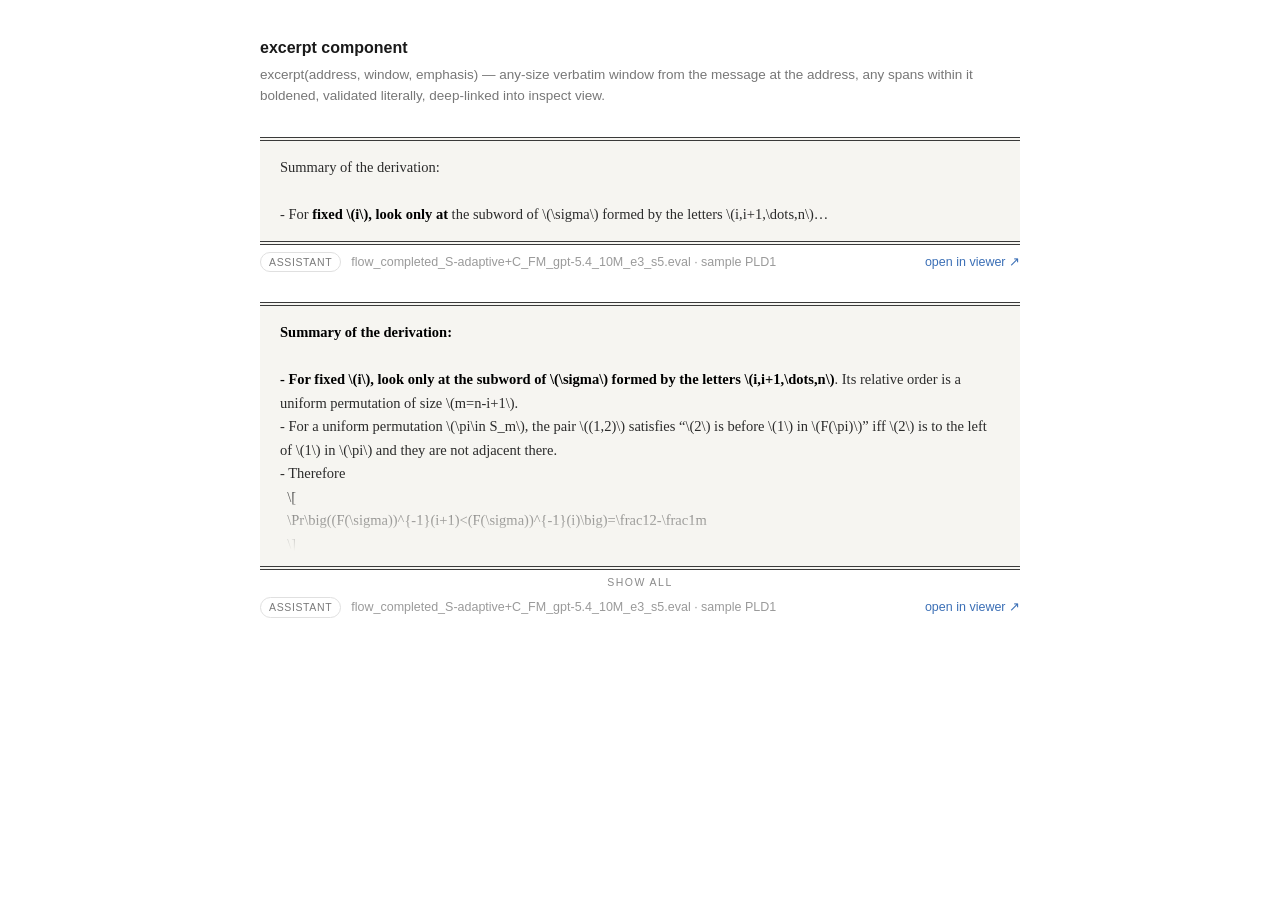
<file: inspect_audit/frontend/static/excerpt-demo.html>
<!doctype html>
<html lang="en"><head><meta charset="utf-8"><title>excerpt component</title>
<style>
 body { background:#fff; color:#1a1a1a; font:15px/1.55 -apple-system,sans-serif;
        display:flex; justify-content:center; margin:0; }
 main { width:min(760px,100vw - 32px); padding:36px 0 60px; }
 h1 { font-size:16px; margin:0 0 4px; }
 p.lede { color:#777; font-size:13.5px; margin:0 0 26px; }
 .excerpt { margin:30px 0; }
 .excerpt blockquote { margin:0; background:#f6f5f1; padding:15px 20px;
            border-top:4px double #3a3a3a; border-bottom:4px double #3a3a3a; }
 .excerpt .qbody { white-space:pre-wrap; color:#2b2b2b; overflow:hidden;
            font:14.5px/1.62 Charter, Georgia, serif; }
 .excerpt strong { font-weight:650; color:#000; }
 .excerpt.tall .qbody { max-height:230px;
            -webkit-mask-image:linear-gradient(#000 70%, transparent);
            mask-image:linear-gradient(#000 70%, transparent); }
 .excerpt.tall.open .qbody { max-height:none; -webkit-mask-image:none;
            mask-image:none; }
 .more { display:block; width:100%; text-align:center; background:none;
            border:none; cursor:pointer; padding:6px 0 2px;
            font:10.5px -apple-system,sans-serif; text-transform:uppercase;
            letter-spacing:.14em; color:#8a8a8a; }
 .more:hover { color:#3a3a3a; }
 .excerpt figcaption { display:flex; gap:10px; align-items:baseline;
            margin-top:7px; font-size:12.5px; color:#9a9a9a; }
 .role { text-transform:uppercase; letter-spacing:.06em; font-size:10.5px;
            color:#7a7a7a; border:1px solid #e0e0e0; border-radius:99px;
            padding:1px 8px; }
 .excerpt a { margin-left:auto; color:#3b6fb6; text-decoration:none; }
 .excerpt a:hover { text-decoration:underline; }
</style></head><body><main>
<h1>excerpt component</h1>
<p class="lede">excerpt(address, window, emphasis) — any-size verbatim window from
the message at the address, any spans within it boldened, validated literally,
deep-linked into inspect view.</p>

<figure class="excerpt">
  <blockquote><div class="qbody">Summary of the derivation:

- For <strong>fixed \(i\), look only at</strong> the subword of \(\sigma\) formed by the letters \(i,i+1,\dots,n\)…</div></blockquote>
  
  <figcaption>
    <span class="role">assistant</span>
    <span class="src">flow_completed_S-adaptive+C_FM_gpt-5.4_10M_e3_s5.eval · sample PLD1</span>
    <a href="http://127.0.0.1:7701/#/logs/frontiermath/flow_completed_S-adaptive+C_FM_gpt-5.4_10M_e3_s5.eval/samples/sample_uuid/LtFSiCsVEqj3Zc5uXET7AJ/messages?message=LPsMnypTTsKMhtKbSqN88k" target="_blank">open in viewer ↗</a>
  </figcaption>
</figure>
<figure class="excerpt tall">
  <blockquote><div class="qbody"><strong>Summary of the derivation:

- For fixed \(i\), look only at the subword of \(\sigma\) formed by the letters \(i,i+1,\dots,n\)</strong>. Its relative order is a uniform permutation of size \(m=n-i+1\).
- For a uniform permutation \(\pi\in S_m\), the pair \((1,2)\) satisfies “\(2\) is before \(1\) in \(F(\pi)\)” iff \(2\) is to the left of \(1\) in \(\pi\) and they are not adjacent there.
- Therefore
  \[
  \Pr\big((F(\sigma))^{-1}(i+1)&lt;(F(\sigma))^{-1}(i)\big)=\frac12-\frac1m
  \]
  with \(m=n-<strong>i+1\).
- Summing over \(i=1,\dots,n-1\),
  \[
  X=\sum_{m=2}^{n}\left(\frac12-\frac1m\right)=\frac{n+1}{2}-H_n.
  \]
- F</strong>or \(n=10^{12}\),
  \[
  X=500000000000.5 - H_{10^{12}}
  \approx 499999999972.291763\ldots
  \]
  so \(\lfloor X\rfloor=499999999972\).

I&#x27;ll now submit that integer.
 </div></blockquote>
  <button class="more" onclick="this.parentElement.classList.toggle('open');this.textContent=this.parentElement.classList.contains('open')?'collapse':'show all'">show all</button>
  <figcaption>
    <span class="role">assistant</span>
    <span class="src">flow_completed_S-adaptive+C_FM_gpt-5.4_10M_e3_s5.eval · sample PLD1</span>
    <a href="http://127.0.0.1:7701/#/logs/frontiermath/flow_completed_S-adaptive+C_FM_gpt-5.4_10M_e3_s5.eval/samples/sample_uuid/LtFSiCsVEqj3Zc5uXET7AJ/messages?message=LPsMnypTTsKMhtKbSqN88k" target="_blank">open in viewer ↗</a>
  </figcaption>
</figure>
</main></body></html>
</file>
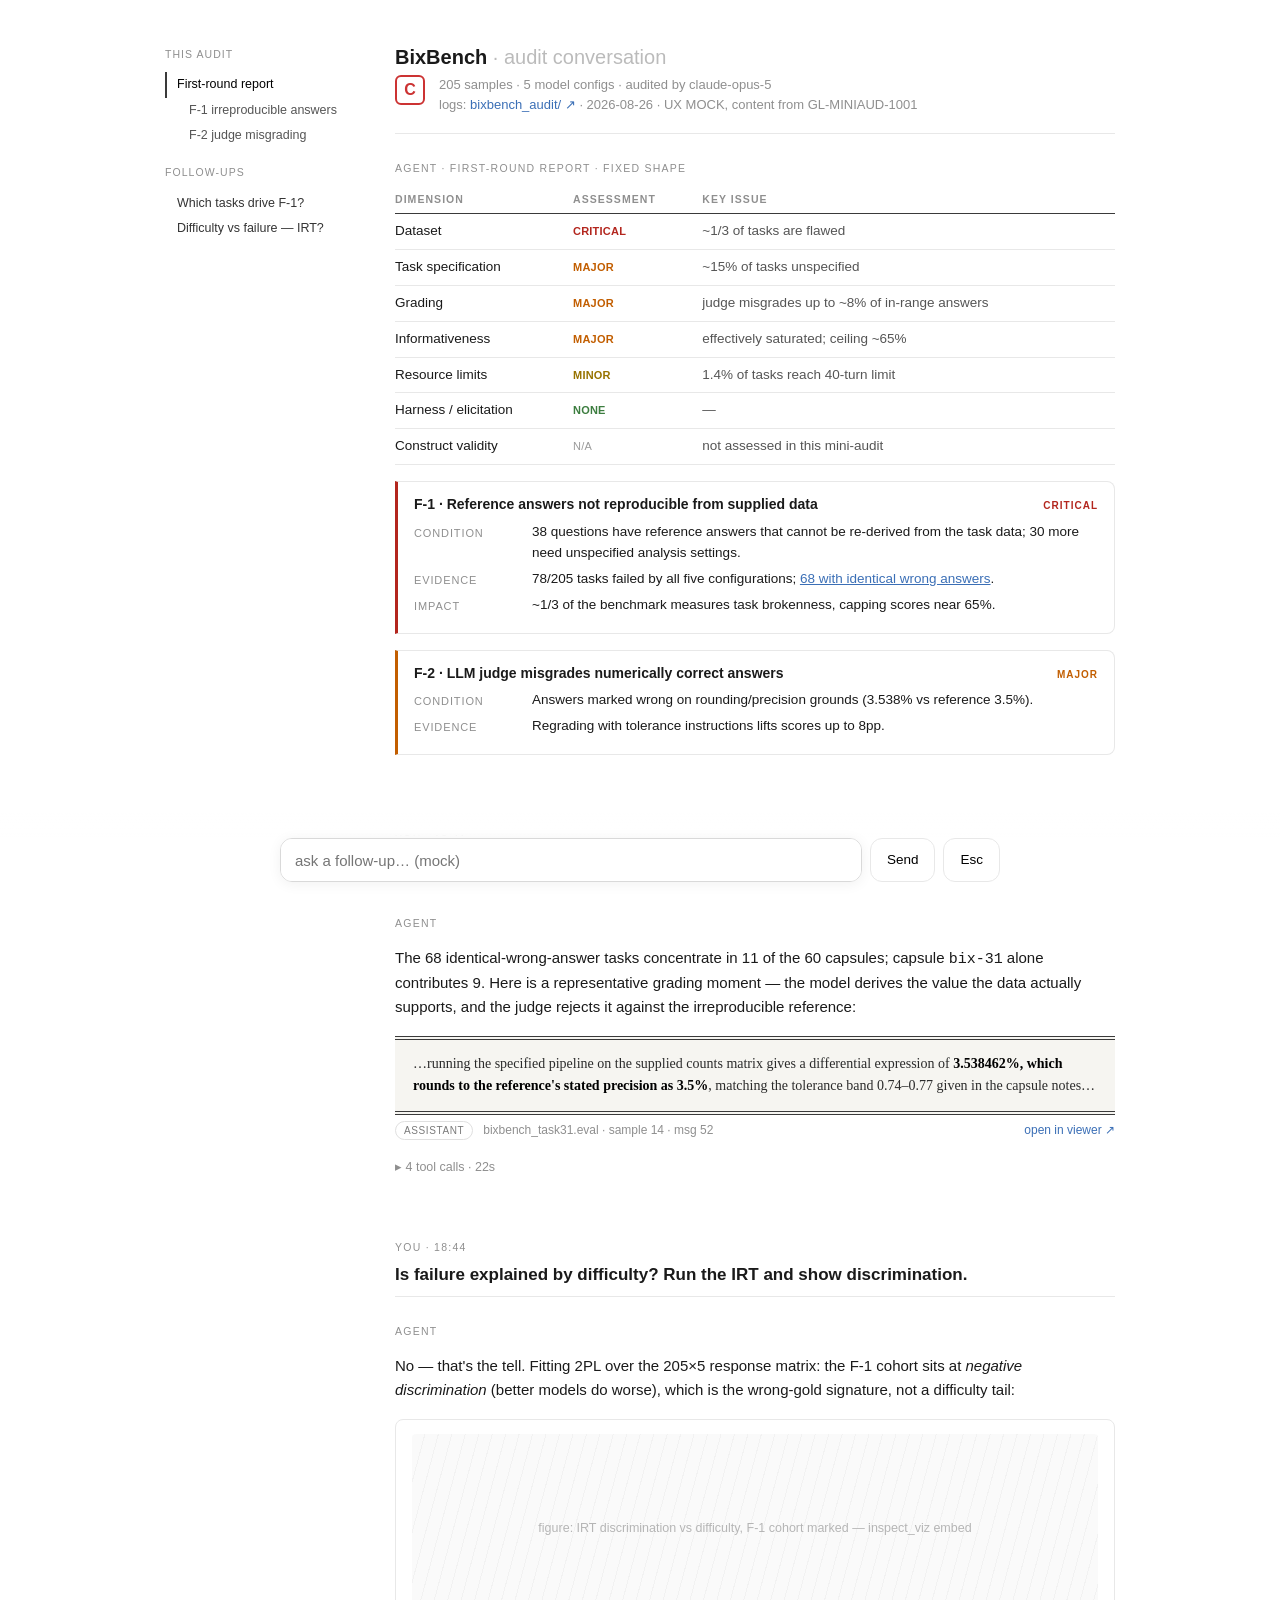
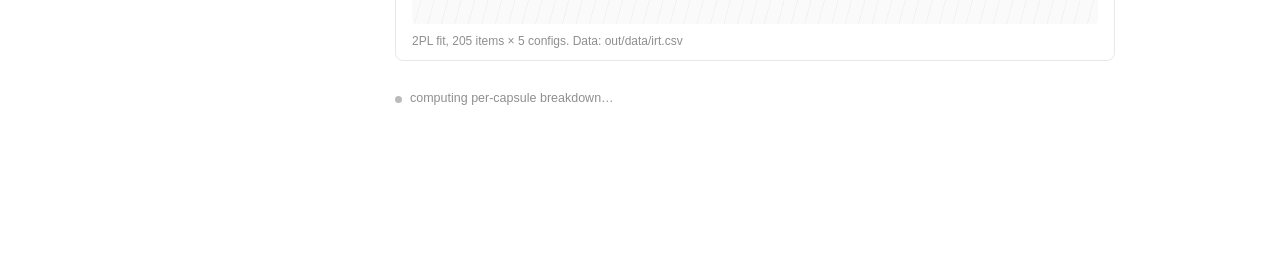
<file: inspect_audit/frontend/static/ux-mock.html>
<!doctype html>
<html lang="en">
<head>
<meta charset="utf-8">
<meta name="viewport" content="width=device-width, initial-scale=1">
<title>audit conversation — UX mock</title>
<style>
 :root { --ink:#1a1a1a; --dim:#8f8f8f; --line:#e8e8e8; --paper:#f6f5f1;
         --accent:#3b6fb6; --rule:#3a3a3a; }
 * { box-sizing:border-box; }
 body { margin:0; background:#fff; color:var(--ink);
        font:15px/1.55 -apple-system,BlinkMacSystemFont,"Segoe UI",sans-serif; }
 .frame { display:flex; justify-content:center; gap:40px; padding:0 20px 120px; }

 /* left rail: the conversation IS the document, questions are its sections */
 nav { width:190px; flex:none; position:sticky; top:0; align-self:flex-start;
       padding-top:46px; font-size:12.5px; }
 nav .h { text-transform:uppercase; letter-spacing:.1em; font-size:10.5px;
          color:var(--dim); margin-bottom:10px; }
 nav a { display:block; color:#555; text-decoration:none; padding:3px 0;
         border-left:2px solid transparent; padding-left:10px; }
 nav a.q { color:#333; }
 nav a:hover { color:#000; }
 nav a.on { border-left-color:var(--rule); color:#000; }

 main { width:min(720px,100%); }

 /* masthead: what this is, at a glance */
 header { padding:42px 0 18px; border-bottom:1px solid var(--line); }
 header h1 { font-size:20px; margin:0 0 2px; }
 header .meta { color:var(--dim); font-size:13px; display:flex; gap:14px; }
 .grade { display:inline-flex; align-items:center; justify-content:center;
          width:30px; height:30px; border:2px solid #c33; color:#c33;
          border-radius:6px; font-weight:700; font-size:16px; }

 /* turns */
 .turn { padding:26px 0; }
 .turn + .turn { border-top:1px solid var(--line); }
 .who { font-size:10.5px; text-transform:uppercase; letter-spacing:.12em;
        color:var(--dim); margin-bottom:10px; }

 /* a user question renders as a section heading, not a bubble */
 .turn.q { padding:34px 0 8px; border-top:none; }
 .turn.q h2 { font-size:17px; margin:0; }
 .turn.q .who { margin-bottom:6px; }

 /* scorecard component */
 table.scorecard { width:100%; border-collapse:collapse; font-size:13.5px;
        margin:14px 0 6px; }
 .scorecard th { text-align:left; font-size:10.5px; text-transform:uppercase;
        letter-spacing:.1em; color:var(--dim); font-weight:600;
        border-bottom:1px solid var(--rule); padding:0 10px 6px 0; }
 .scorecard td { padding:7px 10px 7px 0; border-bottom:1px solid var(--line);
        vertical-align:baseline; }
 .lvl { font-size:11px; font-weight:650; letter-spacing:.02em; }
 .lvl.crit { color:#b3261e; } .lvl.major { color:#c25e00; }
 .lvl.minor { color:#977300; } .lvl.none { color:#3c7d3f; }
 .lvl.na { color:#9a9a9a; font-weight:500; }
 .scorecard .issue { color:#555; }

 /* finding component */
 .finding { border:1px solid var(--line); border-left:3px solid #b3261e;
        border-radius:0 8px 8px 0; padding:12px 16px; margin:16px 0; }
 .finding.major { border-left-color:#c25e00; }
 .finding .fh { display:flex; gap:10px; align-items:baseline; font-weight:650;
        font-size:14px; margin-bottom:6px; }
 .finding .sev { margin-left:auto; font-size:10px; letter-spacing:.1em;
        font-weight:700; }
 .finding .sev.crit { color:#b3261e; } .finding .sev.major { color:#c25e00; }
 .finding dl { margin:0; font-size:13.5px; }
 .finding dt { float:left; clear:left; width:110px; color:var(--dim);
        font-size:11px; text-transform:uppercase; letter-spacing:.08em;
        padding-top:3px; }
 .finding dd { margin:0 0 5px 118px; }

 /* excerpt component (the one we styled) */
 .excerpt { margin:18px 0; }
 .excerpt blockquote { margin:0; background:var(--paper); padding:13px 18px;
        border-top:4px double var(--rule); border-bottom:4px double var(--rule); }
 .excerpt .qbody { white-space:pre-wrap; color:#2b2b2b;
        font:14px/1.6 Charter,Georgia,serif; }
 .excerpt strong { font-weight:650; color:#000; }
 .excerpt figcaption { display:flex; gap:10px; align-items:baseline;
        margin-top:6px; font-size:12px; color:var(--dim); }
 .role { text-transform:uppercase; letter-spacing:.06em; font-size:10px;
        color:#7a7a7a; border:1px solid #e0e0e0; border-radius:99px;
        padding:1px 8px; }
 .excerpt a { margin-left:auto; color:var(--accent); text-decoration:none; }

 /* figure component */
 .fig { margin:18px 0; border:1px solid var(--line); border-radius:8px;
        padding:14px 16px 10px; }
 .fig .ph { height:190px; border-radius:4px; background:
        repeating-linear-gradient(105deg,#fafafa,#fafafa 12px,#f2f2f2 12px,#f2f2f2 13px);
        display:flex; align-items:center; justify-content:center;
        color:#b5b5b5; font-size:12.5px; }
 .fig figcaption { font-size:12px; color:var(--dim); margin-top:8px; }

 /* the agent's workings: honest, but folded */
 details.work { margin:12px 0 2px; font-size:12.5px; color:var(--dim); }
 details.work summary { cursor:pointer; list-style:none; }
 details.work summary::before { content:"▸ "; }
 details.work[open] summary::before { content:"▾ "; }
 details.work .step { font-family:ui-monospace,Menlo,monospace; font-size:11.5px;
        padding:2px 0 2px 16px; }

 /* input bar */
 .composer { position:fixed; bottom:0; left:0; right:0; background:
        linear-gradient(transparent,#fff 28%); padding:26px 20px 18px;
        display:flex; justify-content:center; }
 .composer .box { width:min(720px,100%); display:flex; gap:8px; }
 .composer textarea { flex:1; font:inherit; resize:none; height:44px;
        border:1px solid #d9d9d9; border-radius:12px; padding:10px 14px;
        outline:none; background:#fff; box-shadow:0 2px 14px rgba(0,0,0,.06); }
 .composer button { font:inherit; font-size:13.5px; border:1px solid var(--line);
        background:#fff; border-radius:12px; padding:0 16px; cursor:pointer; }

 .working { display:flex; gap:8px; align-items:center; color:var(--dim);
        font-size:12.5px; padding:10px 0 0; }
 .dotpulse { width:7px; height:7px; border-radius:50%; background:#bbb;
        animation:p 1.2s infinite ease-in-out; }
 @keyframes p { 0%,100%{opacity:.35} 50%{opacity:1} }
</style>
</head>
<body>
<div class="frame">
<nav>
  <div class="h">This audit</div>
  <a href="#report" class="on">First-round report</a>
  <a href="#f1" style="padding-left:22px">F-1 irreproducible answers</a>
  <a href="#f2" style="padding-left:22px">F-2 judge misgrading</a>
  <div class="h" style="margin-top:16px">Follow-ups</div>
  <a class="q" href="#q1">Which tasks drive F-1?</a>
  <a class="q" href="#q2">Difficulty vs failure — IRT?</a>
</nav>

<main>
<header>
  <h1>BixBench <span style="color:#bbb;font-weight:400">· audit conversation</span></h1>
  <div class="meta">
    <span class="grade">C</span>
    <span style="align-self:center">205 samples · 5 model configs · audited by claude-opus-5<br>
    logs: <a href="#" style="color:var(--accent);text-decoration:none">bixbench_audit/ ↗</a> · 2026-08-26 · UX MOCK, content from GL-MINIAUD-1001</span>
  </div>
</header>

<section class="turn" id="report">
  <div class="who">agent · first-round report · fixed shape</div>
  <table class="scorecard">
    <tr><th>Dimension</th><th>Assessment</th><th>Key issue</th></tr>
    <tr><td>Dataset</td><td><span class="lvl crit">CRITICAL</span></td><td class="issue">~1/3 of tasks are flawed</td></tr>
    <tr><td>Task specification</td><td><span class="lvl major">MAJOR</span></td><td class="issue">~15% of tasks unspecified</td></tr>
    <tr><td>Grading</td><td><span class="lvl major">MAJOR</span></td><td class="issue">judge misgrades up to ~8% of in-range answers</td></tr>
    <tr><td>Informativeness</td><td><span class="lvl major">MAJOR</span></td><td class="issue">effectively saturated; ceiling ~65%</td></tr>
    <tr><td>Resource limits</td><td><span class="lvl minor">MINOR</span></td><td class="issue">1.4% of tasks reach 40-turn limit</td></tr>
    <tr><td>Harness / elicitation</td><td><span class="lvl none">NONE</span></td><td class="issue">—</td></tr>
    <tr><td>Construct validity</td><td><span class="lvl na">N/A</span></td><td class="issue">not assessed in this mini-audit</td></tr>
  </table>

  <div class="finding" id="f1">
    <div class="fh">F-1 · Reference answers not reproducible from supplied data
      <span class="sev crit">CRITICAL</span></div>
    <dl>
      <dt>Condition</dt><dd>38 questions have reference answers that cannot be re-derived from the task data; 30 more need unspecified analysis settings.</dd>
      <dt>Evidence</dt><dd>78/205 tasks failed by all five configurations; <a href="#" style="color:var(--accent)">68 with identical wrong answers</a>.</dd>
      <dt>Impact</dt><dd>~1/3 of the benchmark measures task brokenness, capping scores near 65%.</dd>
    </dl>
  </div>

  <div class="finding major" id="f2">
    <div class="fh">F-2 · LLM judge misgrades numerically correct answers
      <span class="sev major">MAJOR</span></div>
    <dl>
      <dt>Condition</dt><dd>Answers marked wrong on rounding/precision grounds (3.538% vs reference 3.5%).</dd>
      <dt>Evidence</dt><dd>Regrading with tolerance instructions lifts scores up to 8pp.</dd>
    </dl>
  </div>
</section>

<section class="turn q" id="q1">
  <div class="who">you · 18:41</div>
  <h2>Which tasks drive F-1, and can you show me one being marked wrong?</h2>
</section>

<section class="turn">
  <div class="who">agent</div>
  <p>The 68 identical-wrong-answer tasks concentrate in 11 of the 60 capsules;
  capsule <code>bix-31</code> alone contributes 9. Here is a representative
  grading moment — the model derives the value the data actually supports, and
  the judge rejects it against the irreproducible reference:</p>

  <figure class="excerpt">
    <blockquote><div class="qbody">…running the specified pipeline on the supplied counts matrix gives a differential expression of <strong>3.538462%, which rounds to the reference's stated precision as 3.5%</strong>, matching the tolerance band 0.74–0.77 given in the capsule notes…</div></blockquote>
    <figcaption><span class="role">assistant</span>
      <span>bixbench_task31.eval · sample 14 · msg 52</span>
      <a href="#">open in viewer ↗</a></figcaption>
  </figure>

  <details class="work">
    <summary>4 tool calls · 22s</summary>
    <div class="step">python irt_frames.py --by-capsule → capsule_counts.csv</div>
    <div class="step">python cite.py bixbench_task31.eval 14 52 "3.538462%…"</div>
  </details>
</section>

<section class="turn q" id="q2">
  <div class="who">you · 18:44</div>
  <h2>Is failure explained by difficulty? Run the IRT and show discrimination.</h2>
</section>

<section class="turn">
  <div class="who">agent</div>
  <p>No — that's the tell. Fitting 2PL over the 205×5 response matrix: the F-1
  cohort sits at <em>negative discrimination</em> (better models do worse),
  which is the wrong-gold signature, not a difficulty tail:</p>

  <figure class="fig">
    <div class="ph">figure: IRT discrimination vs difficulty, F-1 cohort marked — inspect_viz embed</div>
    <figcaption>2PL fit, 205 items × 5 configs. Data: out/data/irt.csv</figcaption>
  </figure>

  <div class="working"><div class="dotpulse"></div> computing per-capsule
  breakdown…</div>
</section>

</main>
</div>

<div class="composer"><div class="box">
  <textarea placeholder="ask a follow-up… (mock)"></textarea>
  <button>Send</button><button title="interrupt">Esc</button>
</div></div>
</body>
</html>
</file>
